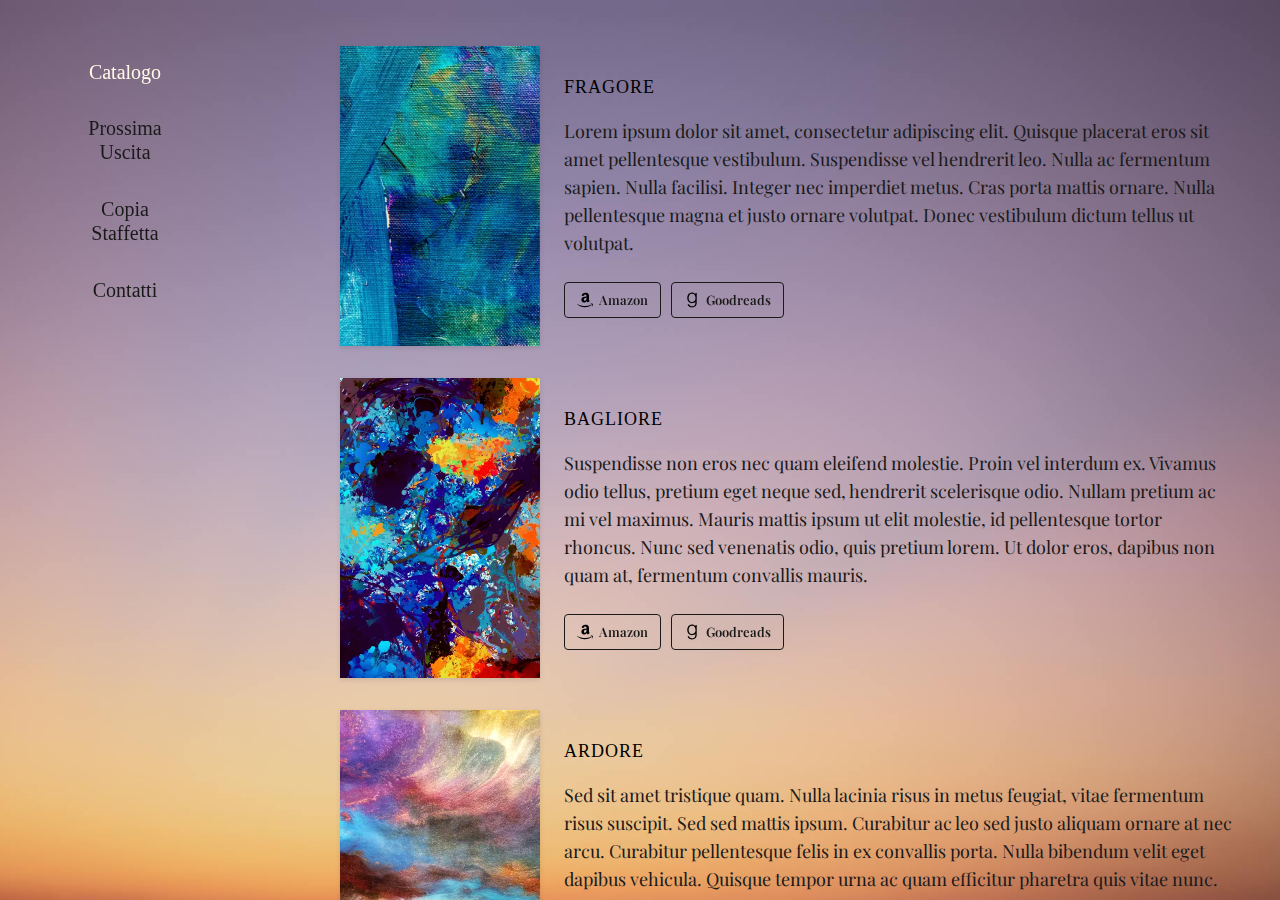
<file: index.html>
<!DOCTYPE html><html lang="it"> <head><meta charset="UTF-8"><meta name="viewport" content="width=device-width, initial-scale=1"><title>Alan J. Mora</title><link rel="preload" href="/fonts/playfair-display-v40-latin-regular.woff2" as="font" type="font/woff2" crossorigin><link rel="preload" href="/fonts/permanent-marker-v16-latin-regular.woff2" as="font" type="font/woff2" crossorigin><link href="/assets/styles.css" rel="stylesheet" type="text/css"><meta name="astro-view-transitions-enabled" content="true"><meta name="astro-view-transitions-fallback" content="animate"><script type="module" src="/_astro/ClientRouter.astro_astro_type_script_index_0_lang.CDGfc0hd.js"></script><meta content="Alan J. Mora" property="og:title"><meta content="Alan J. Mora" property="twitter:title"><script type="text/javascript">
    !(function (o, c) {
      var n = c.documentElement,
        t = " w-mod-";
      n.className += t + "js";
      ("ontouchstart" in o ||
        (o.DocumentTouch && c instanceof DocumentTouch)) &&
        (n.className += t + "touch");
    })(window, document);
  </script><style>.astro-route-announcer{position:absolute;left:0;top:0;clip:rect(0 0 0 0);clip-path:inset(50%);overflow:hidden;white-space:nowrap;width:1px;height:1px}@keyframes astroFadeInOut{0%{opacity:1}to{opacity:0}}@keyframes astroFadeIn{0%{opacity:0;mix-blend-mode:plus-lighter}to{opacity:1;mix-blend-mode:plus-lighter}}@keyframes astroFadeOut{0%{opacity:1;mix-blend-mode:plus-lighter}to{opacity:0;mix-blend-mode:plus-lighter}}@keyframes astroSlideFromRight{0%{transform:translate(100%)}}@keyframes astroSlideFromLeft{0%{transform:translate(-100%)}}@keyframes astroSlideToRight{to{transform:translate(100%)}}@keyframes astroSlideToLeft{to{transform:translate(-100%)}}@media(prefers-reduced-motion){::view-transition-group(*),::view-transition-old(*),::view-transition-new(*){animation:none!important}[data-astro-transition-scope]{animation:none!important}}
</style></head><body>  <div class="content"> <aside data-animation="default" data-collapse="medium" data-duration="400" data-easing="ease" data-easing2="ease" role="banner" class="sidebar w-nav"> <div class="nav-content"> <nav role="navigation" class="w-nav-menu"> <a href="/" class="nav-link-container w-inline-block w--current"> <div>Catalogo</div> </a> <a href="/next" class="nav-link-container w-inline-block "> <div>Prossima<br>Uscita</div> </a> <a href="/arc" class="nav-link-container w-inline-block "> <div>Copia<br>Staffetta</div> </a> <a href="/contacts" class="nav-link-container w-inline-block "> <div>Contatti</div> </a> </nav> </div> </aside> <main class="main"> <div class="container"> <div class="projects-section"> <!-- Element 1 --> <div class="projects-container"> <div class="single-projects-category"> <div class="projects-category-image-container"> <img src="/assets/image01.webp" alt="Fragore Cover" width="400" height="600" fetchpriority="high" loading="eager" decoding="async" style="width: 100%; height: auto; display: block;"> </div> </div> <div class="single-projects-content"> <div class="single-item"> <h4>FRAGORE</h4> <div class="project-desc w-richtext"> <p style="white-space: pre-line;">Lorem ipsum dolor sit amet, consectetur adipiscing elit. Quisque placerat eros sit amet pellentesque vestibulum. Suspendisse vel hendrerit leo. Nulla ac fermentum sapien. Nulla facilisi. Integer nec imperdiet metus. Cras porta mattis ornare. Nulla pellentesque magna et justo ornare volutpat. Donec vestibulum dictum tellus ut volutpat. </p> </div> </div> <!-- Buttons --> <div class="project-buttons"> <a href="https://www.amazon.it/" class="button-ink-small" target="_blank" rel="noopener noreferrer"> <img src="/assets/amazon.svg" class="btn-icon-small" alt="Amazon">
Amazon
</a> <a href="https://www.goodreads.com/" class="button-ink-small" target="_blank" rel="noopener noreferrer"> <img src="/assets/goodreads.svg" class="btn-icon-small" alt="Goodreads">
Goodreads
</a> </div> </div> </div> <!-- Element 2 --> <div class="projects-container"> <div class="single-projects-category"> <div class="projects-category-image-container"> <img src="/assets/image02.webp" alt="Bagliore Cover" width="400" height="600" fetchpriority="high" loading="eager" decoding="async" style="width: 100%; height: auto; display: block;"> </div> </div> <div class="single-projects-content"> <div class="single-item"> <h4>BAGLIORE</h4> <div class="project-desc w-richtext"> <p style="white-space: pre-line;">Suspendisse non eros nec quam eleifend molestie. Proin vel interdum ex. Vivamus odio tellus, pretium eget neque sed, hendrerit scelerisque odio. Nullam pretium ac mi vel maximus. Mauris mattis ipsum ut elit molestie, id pellentesque tortor rhoncus. Nunc sed venenatis odio, quis pretium lorem. Ut dolor eros, dapibus non quam at, fermentum convallis mauris. </p> </div> </div> <!-- Buttons --> <div class="project-buttons"> <a href="https://www.amazon.it/" class="button-ink-small" target="_blank" rel="noopener noreferrer"> <img src="/assets/amazon.svg" class="btn-icon-small" alt="Amazon">
Amazon
</a> <a href="https://www.goodreads.com/" class="button-ink-small" target="_blank" rel="noopener noreferrer"> <img src="/assets/goodreads.svg" class="btn-icon-small" alt="Goodreads">
Goodreads
</a> </div> </div> </div> <!-- Element 3 --> <div class="projects-container"> <div class="single-projects-category"> <div class="projects-category-image-container"> <img src="/assets/image03.webp" alt="Ardore Cover" width="400" height="600" loading="lazy" decoding="async" style="width: 100%; height: auto; display: block;"> </div> </div> <div class="single-projects-content"> <div class="single-item"> <h4>ARDORE</h4> <div class="project-desc w-richtext"> <p style="white-space: pre-line;">Sed sit amet tristique quam. Nulla lacinia risus in metus feugiat, vitae fermentum risus suscipit. Sed sed mattis ipsum. Curabitur ac leo sed justo aliquam ornare at nec arcu. Curabitur pellentesque felis in ex convallis porta. Nulla bibendum velit eget dapibus vehicula. Quisque tempor urna ac quam efficitur pharetra quis vitae nunc. Donec luctus laoreet dui ut faucibus. </p> </div> </div> <!-- Buttons --> <div class="project-buttons"> <a href="https://www.amazon.it/" class="button-ink-small" target="_blank" rel="noopener noreferrer"> <img src="/assets/amazon.svg" class="btn-icon-small" alt="Amazon">
Amazon
</a> <a href="https://www.goodreads.com/" class="button-ink-small" target="_blank" rel="noopener noreferrer"> <img src="/assets/goodreads.svg" class="btn-icon-small" alt="Goodreads">
Goodreads
</a> </div> </div> </div> <!-- Element 4 --> <div class="projects-container"> <div class="single-projects-category"> <div class="projects-category-image-container"> <img src="/assets/image04.webp" alt="Furore Cover" width="400" height="600" loading="lazy" decoding="async" style="width: 100%; height: auto; display: block;"> </div> </div> <div class="single-projects-content"> <div class="single-item"> <h4>FURORE</h4> <div class="project-desc w-richtext"> <p style="white-space: pre-line;">Vestibulum iaculis, justo non mollis gravida, eros nisi ornare est, vel gravida metus enim eget massa. Etiam ac ultrices eros. In ut dolor vitae mauris semper luctus ut id ex. Etiam faucibus cursus metus sed porta. Duis eget luctus purus. Duis placerat massa ut risus tincidunt scelerisque dictum at risus. In nibh urna, facilisis nec luctus vel, auctor eu libero. Donec molestie leo sit amet ultricies tempus. Nulla efficitur consectetur aliquet.</p> </div> </div> <!-- Buttons --> <div class="project-buttons"> <a href="https://www.amazon.it/" class="button-ink-small" target="_blank" rel="noopener noreferrer"> <img src="/assets/amazon.svg" class="btn-icon-small" alt="Amazon">
Amazon
</a> <a href="https://www.goodreads.com/" class="button-ink-small" target="_blank" rel="noopener noreferrer"> <img src="/assets/goodreads.svg" class="btn-icon-small" alt="Goodreads">
Goodreads
</a> </div> </div> </div> </div> </div> </main> </div>  </body></html>
</file>
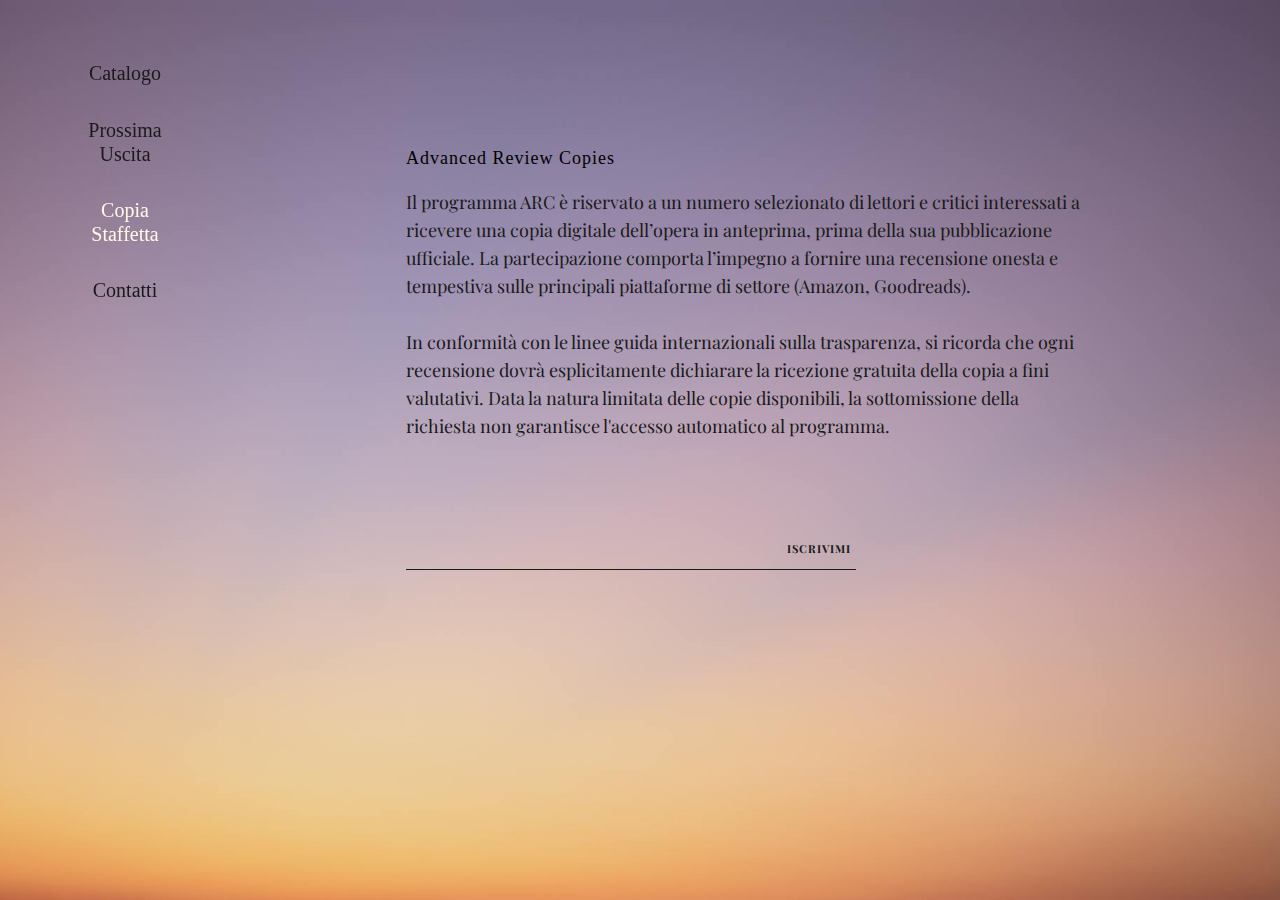
<file: arc/index.html>
<!DOCTYPE html><html lang="it"> <head><meta charset="UTF-8"><meta name="viewport" content="width=device-width, initial-scale=1"><title>ARC</title><link rel="preload" href="/fonts/playfair-display-v40-latin-regular.woff2" as="font" type="font/woff2" crossorigin><link rel="preload" href="/fonts/permanent-marker-v16-latin-regular.woff2" as="font" type="font/woff2" crossorigin><link href="/assets/styles.css" rel="stylesheet" type="text/css"><meta name="astro-view-transitions-enabled" content="true"><meta name="astro-view-transitions-fallback" content="animate"><script type="module" src="/_astro/ClientRouter.astro_astro_type_script_index_0_lang.CDGfc0hd.js"></script><meta content="ARC" property="og:title"><meta content="ARC" property="twitter:title"><script type="text/javascript">
    !(function (o, c) {
      var n = c.documentElement,
        t = " w-mod-";
      n.className += t + "js";
      ("ontouchstart" in o ||
        (o.DocumentTouch && c instanceof DocumentTouch)) &&
        (n.className += t + "touch");
    })(window, document);
  </script><style>.astro-route-announcer{position:absolute;left:0;top:0;clip:rect(0 0 0 0);clip-path:inset(50%);overflow:hidden;white-space:nowrap;width:1px;height:1px}@keyframes astroFadeInOut{0%{opacity:1}to{opacity:0}}@keyframes astroFadeIn{0%{opacity:0;mix-blend-mode:plus-lighter}to{opacity:1;mix-blend-mode:plus-lighter}}@keyframes astroFadeOut{0%{opacity:1;mix-blend-mode:plus-lighter}to{opacity:0;mix-blend-mode:plus-lighter}}@keyframes astroSlideFromRight{0%{transform:translate(100%)}}@keyframes astroSlideFromLeft{0%{transform:translate(-100%)}}@keyframes astroSlideToRight{to{transform:translate(100%)}}@keyframes astroSlideToLeft{to{transform:translate(-100%)}}@media(prefers-reduced-motion){::view-transition-group(*),::view-transition-old(*),::view-transition-new(*){animation:none!important}[data-astro-transition-scope]{animation:none!important}}
</style></head><body>  <div class="content"> <aside data-animation="default" data-collapse="medium" data-duration="400" data-easing="ease" data-easing2="ease" role="banner" class="sidebar w-nav"> <div class="nav-content"> <nav role="navigation" class="w-nav-menu"> <a href="/" class="nav-link-container w-inline-block "> <div>Catalogo</div> </a> <a href="/next" class="nav-link-container w-inline-block "> <div>Prossima<br>Uscita</div> </a> <a href="/arc" class="nav-link-container w-inline-block w--current"> <div>Copia<br>Staffetta</div> </a> <a href="/contacts" class="nav-link-container w-inline-block "> <div>Contatti</div> </a> </nav> </div> </aside> <main class="main page-fade-in text-page"> <div class="container"> <div class="content-container"> <section class="items-container"> <div class="resouce-items">  <div class="single-item"> <h4>Advanced Review Copies</h4> <div class="project-desc w-richtext"> <p style="white-space: pre-line;">Il programma ARC è riservato a un numero selezionato di lettori e critici interessati a ricevere una copia digitale dell’opera in anteprima, prima della sua pubblicazione ufficiale. La partecipazione comporta l’impegno a fornire una recensione onesta e tempestiva sulle principali piattaforme di settore (Amazon, Goodreads).
    
In conformità con le linee guida internazionali sulla trasparenza, si ricorda che ogni recensione dovrà esplicitamente dichiarare la ricezione gratuita della copia a fini valutativi. Data la natura limitata delle copie disponibili, la sottomissione della richiesta non garantisce l&#39;accesso automatico al programma.</p> </div> </div> <div class="mailing-list-wrapper js-form-wrapper" aria-live="polite"> <form class="ink-form js-mailing-form"> <input type="hidden" name="list-type" value="arc-interest"> <div class="input-group"> <input type="email" name="email" required class="ink-input js-email-field"> <button type="submit" class="ink-button">
Iscrivimi
</button> </div> </form> </div>  </div> <script>
              (function () {
                const setupMailingForms = () => {
                  document
                    .querySelectorAll(".js-mailing-form")
                    .forEach((form) => {
                      form.onsubmit = null;

                      form.addEventListener("submit", async (e) => {
                        e.preventDefault();
                        const wrapper = form.closest(".js-form-wrapper");
                        const input = form.querySelector(".js-email-field");
                        const email = input.value;

                        input.value = "";

                        if (wrapper) wrapper.classList.add("is-hidden");

                        const p = [
                          "https://buttondown.email",
                          "/api/emails/embed-subscribe/",
                          // Insert Mailing list username here
                          "",
                        ];
                        try {
                          await fetch(p[0] + p[1] + p[2], {
                            method: "POST",
                            body: new URLSearchParams({ email: email }),
                            mode: "no-cors",
                          });
                        } catch (err) {}
                      });
                    });
                };

                setupMailingForms();

                document.addEventListener(
                  "astro:after-swap",
                  setupMailingForms,
                );
              })();
            </script> </section> </div> </div> </main> </div>  </body></html>
</file>
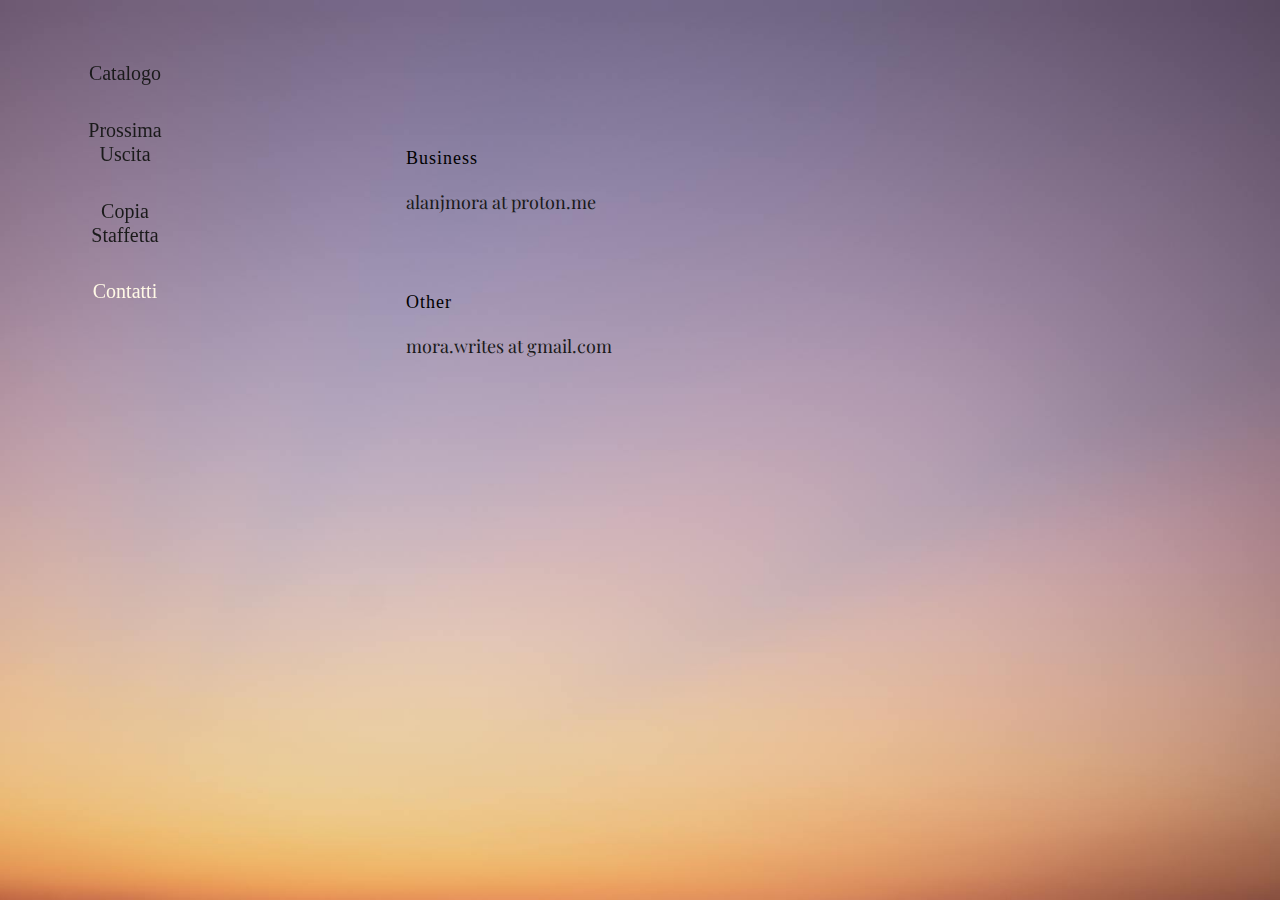
<file: contacts/index.html>
<!DOCTYPE html><html lang="it"> <head><meta charset="UTF-8"><meta name="viewport" content="width=device-width, initial-scale=1"><title>Contatti</title><link rel="preload" href="/fonts/playfair-display-v40-latin-regular.woff2" as="font" type="font/woff2" crossorigin><link rel="preload" href="/fonts/permanent-marker-v16-latin-regular.woff2" as="font" type="font/woff2" crossorigin><link href="/assets/styles.css" rel="stylesheet" type="text/css"><meta name="astro-view-transitions-enabled" content="true"><meta name="astro-view-transitions-fallback" content="animate"><script type="module" src="/_astro/ClientRouter.astro_astro_type_script_index_0_lang.CDGfc0hd.js"></script><meta content="Contatti" property="og:title"><meta content="Contatti" property="twitter:title"><script type="text/javascript">
    !(function (o, c) {
      var n = c.documentElement,
        t = " w-mod-";
      n.className += t + "js";
      ("ontouchstart" in o ||
        (o.DocumentTouch && c instanceof DocumentTouch)) &&
        (n.className += t + "touch");
    })(window, document);
  </script><style>.astro-route-announcer{position:absolute;left:0;top:0;clip:rect(0 0 0 0);clip-path:inset(50%);overflow:hidden;white-space:nowrap;width:1px;height:1px}@keyframes astroFadeInOut{0%{opacity:1}to{opacity:0}}@keyframes astroFadeIn{0%{opacity:0;mix-blend-mode:plus-lighter}to{opacity:1;mix-blend-mode:plus-lighter}}@keyframes astroFadeOut{0%{opacity:1;mix-blend-mode:plus-lighter}to{opacity:0;mix-blend-mode:plus-lighter}}@keyframes astroSlideFromRight{0%{transform:translate(100%)}}@keyframes astroSlideFromLeft{0%{transform:translate(-100%)}}@keyframes astroSlideToRight{to{transform:translate(100%)}}@keyframes astroSlideToLeft{to{transform:translate(-100%)}}@media(prefers-reduced-motion){::view-transition-group(*),::view-transition-old(*),::view-transition-new(*){animation:none!important}[data-astro-transition-scope]{animation:none!important}}
</style></head><body>  <div class="content"> <aside data-animation="default" data-collapse="medium" data-duration="400" data-easing="ease" data-easing2="ease" role="banner" class="sidebar w-nav"> <div class="nav-content"> <nav role="navigation" class="w-nav-menu"> <a href="/" class="nav-link-container w-inline-block "> <div>Catalogo</div> </a> <a href="/next" class="nav-link-container w-inline-block "> <div>Prossima<br>Uscita</div> </a> <a href="/arc" class="nav-link-container w-inline-block "> <div>Copia<br>Staffetta</div> </a> <a href="/contacts" class="nav-link-container w-inline-block w--current"> <div>Contatti</div> </a> </nav> </div> </aside> <main class="main page-fade-in text-page"> <div class="container"> <div class="content-container"> <section class="items-container"> <div class="resouce-items"> <div class="single-item"> <h4>Business</h4> <div class="project-desc w-richtext"> <p style="white-space: pre-line;">alanjmora at proton.me</p> </div> </div><div class="single-item"> <h4>Other</h4> <div class="project-desc w-richtext"> <p style="white-space: pre-line;">mora.writes at gmail.com</p> </div> </div> </div> </section> </div> </div> </main> </div>  </body></html>
</file>
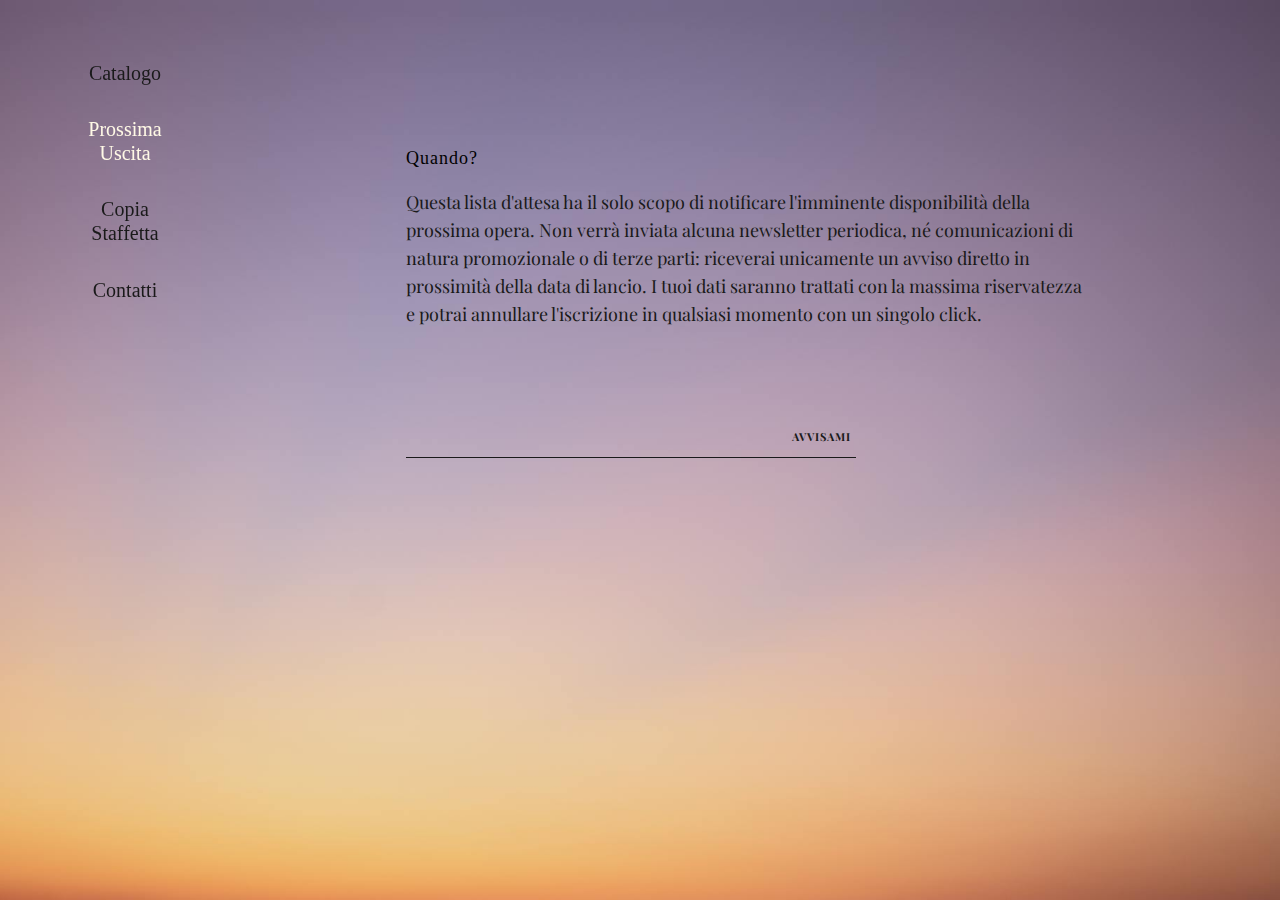
<file: next/index.html>
<!DOCTYPE html><html lang="it"> <head><meta charset="UTF-8"><meta name="viewport" content="width=device-width, initial-scale=1"><title>Prossima Uscita</title><link rel="preload" href="/fonts/playfair-display-v40-latin-regular.woff2" as="font" type="font/woff2" crossorigin><link rel="preload" href="/fonts/permanent-marker-v16-latin-regular.woff2" as="font" type="font/woff2" crossorigin><link href="/assets/styles.css" rel="stylesheet" type="text/css"><meta name="astro-view-transitions-enabled" content="true"><meta name="astro-view-transitions-fallback" content="animate"><script type="module" src="/_astro/ClientRouter.astro_astro_type_script_index_0_lang.CDGfc0hd.js"></script><meta content="Prossima Uscita" property="og:title"><meta content="Prossima Uscita" property="twitter:title"><script type="text/javascript">
    !(function (o, c) {
      var n = c.documentElement,
        t = " w-mod-";
      n.className += t + "js";
      ("ontouchstart" in o ||
        (o.DocumentTouch && c instanceof DocumentTouch)) &&
        (n.className += t + "touch");
    })(window, document);
  </script><style>.astro-route-announcer{position:absolute;left:0;top:0;clip:rect(0 0 0 0);clip-path:inset(50%);overflow:hidden;white-space:nowrap;width:1px;height:1px}@keyframes astroFadeInOut{0%{opacity:1}to{opacity:0}}@keyframes astroFadeIn{0%{opacity:0;mix-blend-mode:plus-lighter}to{opacity:1;mix-blend-mode:plus-lighter}}@keyframes astroFadeOut{0%{opacity:1;mix-blend-mode:plus-lighter}to{opacity:0;mix-blend-mode:plus-lighter}}@keyframes astroSlideFromRight{0%{transform:translate(100%)}}@keyframes astroSlideFromLeft{0%{transform:translate(-100%)}}@keyframes astroSlideToRight{to{transform:translate(100%)}}@keyframes astroSlideToLeft{to{transform:translate(-100%)}}@media(prefers-reduced-motion){::view-transition-group(*),::view-transition-old(*),::view-transition-new(*){animation:none!important}[data-astro-transition-scope]{animation:none!important}}
</style></head><body>  <div class="content"> <aside data-animation="default" data-collapse="medium" data-duration="400" data-easing="ease" data-easing2="ease" role="banner" class="sidebar w-nav"> <div class="nav-content"> <nav role="navigation" class="w-nav-menu"> <a href="/" class="nav-link-container w-inline-block "> <div>Catalogo</div> </a> <a href="/next" class="nav-link-container w-inline-block w--current" aria-current="page"> <div>Prossima<br>Uscita</div> </a> <a href="/arc" class="nav-link-container w-inline-block "> <div>Copia<br>Staffetta</div> </a> <a href="/contacts" class="nav-link-container w-inline-block "> <div>Contatti</div> </a> </nav> </div> </aside> <main class="main page-fade-in text-page"> <div class="container"> <div class="content-container"> <section class="items-container"> <div class="resouce-items">  <div class="single-item"> <h4>Quando?</h4> <div class="project-desc w-richtext"> <p style="white-space: pre-line;">Questa lista d&#39;attesa ha il solo scopo di notificare l&#39;imminente disponibilità della prossima opera. Non verrà inviata alcuna newsletter periodica, né comunicazioni di natura promozionale o di terze parti: riceverai unicamente un avviso diretto in prossimità della data di lancio. I tuoi dati saranno trattati con la massima riservatezza e potrai annullare l&#39;iscrizione in qualsiasi momento con un singolo click.</p> </div> </div> <div class="mailing-list-wrapper js-form-wrapper" aria-live="polite"> <form class="ink-form js-mailing-form"> <input type="hidden" name="list-type" value="next-release"> <div class="input-group"> <input type="email" name="email" required class="ink-input js-email-field"> <button type="submit" class="ink-button">
Avvisami
</button> </div> </form> </div>  </div> <script>
              (function () {
                const setupMailingForms = () => {
                  document
                    .querySelectorAll(".js-mailing-form")
                    .forEach((form) => {
                      form.onsubmit = null;

                      form.addEventListener("submit", async (e) => {
                        e.preventDefault();
                        const wrapper = form.closest(".js-form-wrapper");
                        const input = form.querySelector(".js-email-field");
                        const email = input.value;

                        input.value = "";

                        if (wrapper) wrapper.classList.add("is-hidden");

                        const p = [
                          "https://buttondown.email",
                          "/api/emails/embed-subscribe/",
                          // Insert Mailing list username here
                          "",
                        ];
                        try {
                          await fetch(p[0] + p[1] + p[2], {
                            method: "POST",
                            body: new URLSearchParams({ email: email }),
                            mode: "no-cors",
                          });
                        } catch (err) {}
                      });
                    });
                };

                setupMailingForms();

                document.addEventListener(
                  "astro:after-swap",
                  setupMailingForms,
                );
              })();
            </script> </section> </div> </div> </main> </div>  </body></html>
</file>
<file: assets/styles.css>
@import url('https://fonts.googleapis.com/css2?family=Permanent+Marker&family=Playfair+Display:ital,wght@0,400..900;1,400..900&display=swap');


* {
  box-sizing: border-box;
  -webkit-tap-highlight-color: transparent;
}

html {
  -ms-text-size-adjust: 100%;
  -webkit-text-size-adjust: 100%;
  font-family: sans-serif;
  color-scheme: light;
  height: 100%;
  background-color: #a692aaff !important;
  min-height: 100% !important;
}



/* BODY & BASE TYPOGRAPHY */
body {
  margin: 0;
  padding: 0;
  min-height: 100vh;
  color: #a692aaff !important;
  font-family: 'Playfair Display', serif;
  font-size: 16px;
  line-height: 24px;
  background-color: #a692aaff;
  background-image: url("/assets/background.jpg");
  background-position: center top;
  background-size: cover;
  background-repeat: no-repeat;
  background-attachment: scroll;
}

@media screen and (min-width: 1200px) {
  body {
    background-attachment: fixed !important;
  }
}

h1, h3, h4 {
  font-family: 'Permanent Marker', cursive;
  color: #000000;
  letter-spacing: 1px;
}

h1 {
  color: #fff;
  letter-spacing: -0.5px;
  margin-top: 0;
  margin-bottom: 18px;
  font-size: 58px;
  font-weight: 300;
  line-height: 72px;
}

h3 {
  color: #fff;
  margin-top: 0;
  margin-bottom: 12px;
  font-size: 32px;
  font-weight: 400;
  line-height: 42px;
}

h4 {
  color: #fff;
  margin-top: 0;
  margin-bottom: 0;
  font-size: 18px;
  font-weight: 400;
  line-height: 24px;
}

p {
  color: #a8a8a8;
  margin-bottom: 10px;
  font-size: 16px;
  line-height: 26px;
}

p, .project-desc, .single-item {
  font-family: 'Playfair Display', serif !important;
  color: #1a1a1a !important;
  font-size: 18px;
  line-height: 28px;
  font-weight: 400;
}

ul {
  margin-top: 0;
  margin-bottom: 10px;
  padding-left: 40px;
}



/* LAYOUT & NAVIGATION */
aside, main, nav, section {
  display: block;
}

.content {
  width: 100vw;
  height: 100vh;
  display: flex;
  overflow-y: auto !important;
  will-change: auto;
  contain: layout style;
}

.sidebar {
  width: 100%;
  height: 100vh;
  max-width: 280px;
  background-color: transparent;
  border-right: none;
  padding: 32px 10px;
  display: flex;
  flex-direction: column;
  position: sticky;
  top: 0;
}

.nav-content {
  width: 100%;
  height: 100%;
  grid-column-gap: 36px;
  grid-row-gap: 36px;
  flex-direction: column;
  display: flex;
  align-items: center !important;
  justify-content: flex-start !important;
  padding-top: 20px;
}

.main {
  width: 100%;
  height: auto !important;
  flex-direction: column;
  align-items: center;
  padding: 46px 48px 150px;
  display: flex;
  overflow: visible !important;
  background: transparent;
}

.container {
  width: 100%;
  max-width: 680px;
  grid-column-gap: 68px;
  grid-row-gap: 68px;
  flex-direction: column;
  display: flex;
}

.content-container {
  grid-column-gap: 32px;
  grid-row-gap: 32px;
  flex-direction: column;
  display: flex;
  padding-top: 80px !important;
  margin-top: 20px;
}



/* WEBFLOW NAVIGATION COMPONENTS */
@font-face {
  font-family: webflow-icons;
  src: url('[data-uri]')
    format('truetype');
  font-weight: normal;
  font-style: normal;
}

img {
  max-width: 100%;
  vertical-align: middle;
  display: inline-block;
  border: 0;
}

a {
  background-color: rgba(0, 0, 0, 0);
}

a:active,
a:hover {
  outline: 0;
}

.w-inline-block {
  max-width: 100%;
  display: inline-block;
}

.w-button {
  color: #fff;
  line-height: inherit;
  cursor: pointer;
  background-color: #3898ec;
  border: 0;
  border-radius: 0;
  padding: 9px 15px;
  text-decoration: none;
  display: inline-block;
}

.w-richtext:before,
.w-richtext:after {
  content: ' ';
  grid-area: 1 / 1 / 2 / 2;
  display: table;
}

.w-richtext:after {
  clear: both;
}

.w-richtext ul {
  overflow: hidden;
}

.w-nav {
  z-index: 1000;
  background: transparent;
  position: relative;
}

.w-nav:before,
.w-nav:after {
  content: ' ';
  grid-area: 1 / 1 / 2 / 2;
  display: table;
}

.w-nav:after {
  clear: both;
}

.w-nav-brand {
  float: left;
  color: #333;
  text-decoration: none;
  position: relative;
}

.w-nav-menu {
  float: right;
  position: relative;
  display: flex !important;
  flex-direction: column !important;
  align-items: center !important;
  margin-right: 30px !important;
  gap: 15px;
}

.w-nav-menu.is-open {
  display: block !important;
  position: fixed;
  left: 0;
  right: 0;
  top: 92px;
}

.w-nav-button {
  float: right;
  cursor: pointer;
  -webkit-tap-highlight-color: rgba(0, 0, 0, 0);
  tap-highlight-color: rgba(0, 0, 0, 0);
  -webkit-user-select: none;
  -ms-user-select: none;
  user-select: none;
  padding: 18px;
  font-size: 24px;
  display: none;
  position: relative;
}

.w-nav-button:focus {
  outline: 0;
}

@media screen and (max-width: 991px) {
  .w-nav[data-collapse='medium'] .w-nav-menu {
    display: none;
  }

  .w-nav[data-collapse='medium'] .w-nav-menu.is-visible {
    display: block;
    position: fixed;
    left: 0;
    right: 0;
    top: 92px;
    background: white;
    transform: translateY(-50%);
    opacity: 0;
    transition: transform 250ms ease, opacity 250ms ease;
    will-change: transform, opacity;
  }

  .w-nav[data-collapse='medium'] .w-nav-menu.is-visible.is-open {
    transform: translateY(0);
    opacity: 1;
  }

  .w-nav[data-collapse='medium'] .w-nav-button {
    display: block;
  }
}

@media screen and (max-width: 767px) {
  .w-nav-brand {
    padding-left: 10px;
  }
}


/* CUSTOM COMPONENTS & NAVIGATION LINKS */
.label-white {
  color: #fff;
  margin-bottom: 2px;
  font-size: 16px;
  line-height: 24px;
}

.label-gray {
  color: #a8a8a8;
  font-size: 14px;
  line-height: 22px;
}

.niv-data {
  align-items: center;
  display: flex;
}

.niv-image {
  width: 48px;
  height: 48px;
  border: 1px solid #353535;
  border-radius: 100px;
  margin-right: 12px;
}

.lead {
  max-width: 580px;
  color: #fff;
  margin-bottom: 0;
  line-height: 26px;
}

.button {
  color: #fff;
  background-color: #1c1c1c;
  border: 1px solid #363636;
  border-right-color: #353535;
  border-radius: 8px;
  padding: 12px 20px;
  font-size: 14px;
  font-weight: 500;
  line-height: 26px;
  transition: all 40ms;
}

.button:hover {
  background-color: #202020;
  box-shadow: 0 2px 4px rgba(8, 8, 8, 0.82);
}

.fold-content {
  margin-bottom: 48px;
}

.mini-label-white {
  color: #fff;
  letter-spacing: 0.75px;
  text-transform: uppercase;
  margin-top: 24px;
  font-family: IBM Plex Mono, sans-serif;
  font-size: 10px;
  font-weight: 400;
  line-height: 24px;
}

.mini-label-white.gray-color {
  color: #a8a8a8;
}

.chips-container {
  grid-column-gap: 12px;
  grid-row-gap: 12px;
  flex-wrap: wrap;
  align-items: flex-start;
  margin-top: 8px;
  display: flex;
}

.chips-container.chips-container-small-width {
  max-width: 380px;
}

.single-chip {
  color: #fff;
  background-color: #353535;
  border-radius: 8px;
  padding: 8px 12px;
  font-family: IBM Plex Mono, sans-serif;
}

.single-chip.small-chip {
  padding: 4px 8px;
  font-size: 12px;
}

.single-item {
  font-size: 16px;
  font-family: Georgia, serif;
}

.resouce-items {
  grid-column-gap: 64px;
  grid-row-gap: 64px;
  flex-direction: column;
  display: flex;
}

.items-container {
  flex-direction: column;
}

.nav-link-image {
  width: 24px;
  opacity: 0.48;
}

.nav-link-container {
  grid-column-gap: 12px;
  grid-row-gap: 12px;
  text-transform: capitalize;
  border: 1px solid rgba(0, 0, 0, 0);
  border-radius: 8px;
  justify-content: center !important;
  align-items: center !important;
  padding: 8px 0 !important;
  text-decoration: none;
  display: flex !important;
  color: #222222;
  font-family: 'Permanent Marker', cursive;
  font-size: 20px;
  text-align: center !important;
  white-space: normal !important;
  width: 100% !important;
  max-width: 160px;
  transform: translateZ(0);
  backface-visibility: hidden;
}

.nav-link-container div {
  text-align: center !important;
  width: 100%;
}

.nav-link-container:hover {
  background-color: transparent;
  color: #fff9e6;
}

.nav-link-container.w--current {
  color: #fff9e6 !important;
  background-color: transparent !important;
  border: none !important;
  box-shadow: none !important;
}

.nav-link-container:active,
.nav-link-container:focus {
  background-color: transparent !important;
  outline: none !important;
}


/* PROJECTS & BOOK COVERS */
.projects-container {
  grid-column-gap: 24px;
  grid-row-gap: 24px;
  align-items: stretch;
  text-decoration: none;
  display: flex;
  justify-content: flex-start !important;
  width: 100%;
}

.single-projects-category {
  display: flex !important;
  width: 200px !important;
  flex: 0 0 200px !important;
}

.projects-category-image-container {
  width: 200px !important;
  flex: 0 0 200px !important;
  aspect-ratio: 2 / 3 !important;
  min-height: 300px;
  background: transparent !important;
  display: block !important;
  overflow: hidden !important;
  margin: 0 !important;
  box-shadow: 0 2px 5px rgba(0, 0, 0, 0.1) !important;
  border-radius: 0 !important;
  contain: layout paint;
}

.projects-category-image-container img {
  width: 100% !important;
  height: 100% !important;
  object-fit: cover !important;
  display: block !important;
  border-radius: 0 !important;
  transform: none !important;
color: transparent !important;
  font-size: 0 !important;
}

.projects-category-image-container.arc-img {
  background-image: none;
  background-position: 0 0;
}

.single-projects-content {
  flex-direction: column;
  justify-content: center;
  display: flex;
}

.projects-section {
  grid-column-gap: 32px;
  grid-row-gap: 32px;
  flex-direction: column;
  display: flex;
  align-items: flex-start !important;
  width: 100%;
  margin-bottom: 50px;
}

.projects-category-image {
  width: 82px;
  height: 82px;
}

.project-title,
.single-item h4,
.resouce-items h4,
.projects-container h4 {
  color: #000000 !important;
  font-family: 'Permanent Marker', cursive !important;
}

.tech-tools-container {
  flex-direction: column;
  justify-content: flex-end;
  display: flex;
}

.back-nav-container {
  color: #fff;
  letter-spacing: 2px;
  text-transform: uppercase;
  align-items: center;
  padding-bottom: 0;
  font-weight: 500;
  display: flex;
}

.back-nav-img {
  width: 18px;
}

.back-nav-button {
  color: #fff;
  background-color: rgba(0, 0, 0, 0);
  border-radius: 8px;
  margin-top: -12px;
  padding: 12px 16px;
  text-decoration: none;
  transition: all 0.12s;
  display: flex;
}

.back-nav-button:hover {
  -webkit-backdrop-filter: blur(4px);
  backdrop-filter: blur(4px);
  background-color: rgba(8, 8, 8, 0.24);
}

.project-desc {
  color: #a8a8a8;
  line-height: 24px;
}

.project-desc.project-desc-list {
  margin-left: -24px;
}

.main:has(.projects-section) {
  align-items: flex-start !important;
  padding-left: 60px !important;
}

.main:has(.projects-section) .container {
  max-width: 100% !important;
  margin-left: 0 !important;
  margin-right: 0 !important;
}


/* BUTTONS & FORMS */
.button-ink-small {
  display: inline-flex;
  align-items: center;
  gap: 6px;
  background-color: transparent;
  border: 1px solid #1a1a1a;
  color: #1a1a1a !important;
  font-family: 'Playfair Display', serif;
  font-size: 13px;
  font-weight: 600;
  padding: 5px 12px;
  border-radius: 4px;
  text-decoration: none;
  cursor: pointer;
  transition: background-color 0.2s ease, color 0.2s ease;
  transform: translateZ(0);
  backface-visibility: hidden;
}

.button-ink-small:hover {
  background-color: #1a1a1a !important;
  color: #fff9e6 !important;
}

.button-ink-small:focus,
.button-ink-small:active,
.button-ink-small:focus-visible {
  background-color: transparent !important;
  color: #1a1a1a !important;
  outline: none !important;
  box-shadow: none !important;
}

.button-ink-small:focus:hover {
  background-color: #1a1a1a !important;
  color: #fff9e6 !important;
}

.btn-icon-small {
  width: 16px;
  height: 16px;
  filter: brightness(0);
  transition: filter 0.2s ease;
}

.button-ink-small:hover .btn-icon-small,
.button-ink-small:focus:hover .btn-icon-small {
  filter: brightness(0) invert(1) !important;
}

.button-ink-small:focus .btn-icon-small,
.button-ink-small:active .btn-icon-small {
  filter: brightness(0) !important;
}

.project-buttons {
  display: flex;
  gap: 10px;
  margin-top: 15px;
}

.mailing-list-wrapper {
  margin-top: 1rem;
  max-width: 450px;
}

.ink-form .input-group {
  display: flex;
  border-bottom: 1px solid #1a1a1a;
  padding-bottom: 2px;
}

.ink-input {
  flex-grow: 1;
  background: transparent;
  border: none;
  font-family: 'Playfair Display', serif !important;
  font-size: 16px;
  padding: 8px 0;
  outline: none;
  color: #1a1a1a;
}

.ink-input::placeholder {
  color: #999;
  font-style: italic;
}

.ink-button {
  background: transparent;
  border: none;
  font-family: 'Playfair Display', serif !important;
  font-weight: 700;
  text-transform: uppercase;
  letter-spacing: 1px;
  font-size: 11px;
  cursor: pointer;
  padding: 0 5px 0 15px;
  transition: opacity 0.3s ease;
  color: #1a1a1a;
}

.ink-button:hover {
  opacity: 0.5;
}

.js-form-wrapper {
  transition: opacity 1s ease, max-height 1s ease;
  opacity: 1;
  max-height: 100px;
  overflow: hidden;
}

.js-form-wrapper.is-hidden {
  opacity: 0;
  max-height: 0;
  pointer-events: none;
}


/* ANIMATIONS & KEYFRAMES */
@keyframes restoredBlur {
  0% {
    filter: blur(12px) contrast(100%) brightness(80%) sepia(4%);
    opacity: 0;
  }
  100% {
    filter: blur(0) contrast(105%) brightness(100%) sepia(4%);
    opacity: 1;
  }
}

@keyframes mobileFadeIn {
  0% {
    opacity: 0;
  }
  100% {
    opacity: 1;
  }
}

@keyframes simpleSlowFade {
  from {
    opacity: 0;
    transform: translateY(3px);
  }
  to {
    opacity: 1;
    transform: translateY(0);
  }
}

@keyframes mobileFluidFade {
  from {
    opacity: 0;
  }
  to {
    opacity: 1;
  }
}

.page-fade-in {
  animation: simpleSlowFade 0.5s ease-out forwards;
  will-change: auto;
}

@media (prefers-reduced-motion: no-preference) and (min-width: 768px) {
  .projects-category-image-container img {
    animation: restoredBlur 1.2s ease-out forwards !important;
  }
}

@media (max-width: 767px) {
  .projects-category-image-container img {
    animation: mobileFadeIn 0.4s ease-out forwards !important;
    filter: contrast(105%) brightness(100%) sepia(4%);
  }
}

@media (prefers-reduced-motion: reduce) {
  .projects-category-image-container img,
  .page-fade-in,
  .nav-link-container,
  * {
    animation: none !important;
    transition: none !important;
  }
}

@media (hover: hover) and (pointer: fine) {
  .sidebar .nav-link-container {
    transition: transform 0.4s cubic-bezier(0.25, 1, 0.5, 1), opacity 0.4s ease !important;
  }

  .sidebar .nav-link-container:hover {
    transform: translateX(8px) !important;
    opacity: 0.7 !important;
  }
}

@media (hover: none), (pointer: coarse) {
  .sidebar .nav-link-container {
    transition: opacity 0.2s ease !important;
  }

  .sidebar .nav-link-container:active {
    opacity: 0.7 !important;
  }
}


/* UTILITIES & COLOR OVERRIDES */
[data-preserve] {
  white-space: pre-line !important;
}

a,
.nav-link-container,
.project-title,
.project-desc,
.mailing-list-title,
.mailing-list-desc {
  color: #1a1a1a !important;
}

.nav-link-container:hover,
.nav-link-container.w--current {
  color: #fff9e6 !important;
}

.w-inline-block:active,
.w-inline-block:focus {
  background-color: transparent !important;
  outline: none !important;
}


/* MOBILE RESPONSIVENESS */
@media screen and (max-width: 991px) {
  * {
    will-change: auto !important;
  }

  .content {
    flex-direction: column;
    display: flex !important;
    flex-direction: column !important;
    width: 100% !important;
    height: auto !important;
    min-height: 100vh !important;
    margin-left: 0 !important;
    margin-right: 0 !important;
    left: 0 !important;
    right: 0 !important;
  }

  .sidebar {
    height: auto;
    max-width: 100%;
    padding: 5px 0 15px 0 !important;
    border-bottom: none !important;
    border-right: none !important;
    position: relative !important;
    width: 100% !important;
    max-width: none !important;
    margin: 0 !important;
    display: flex !important;
    flex-direction: column !important;
    align-items: center !important;
  }

  .nav-content {
    height: auto;
    grid-column-gap: 0px;
    grid-row-gap: 0px;
    flex-direction: row;
    justify-content: space-between;
    align-items: center;
  }

  .fold-content {
    margin-bottom: 32px;
  }

  .logo-link {
    width: 100% !important;
    display: flex !important;
    justify-content: center !important;
    font-size: 1.2rem !important;
    text-align: center !important;
    margin: 0 !important;
  }

  .w-nav-menu {
    display: grid !important;
    grid-template-columns: 1fr 1fr !important;
    width: 100% !important;
    margin: 5px 0 0 0 !important;
    padding: 0 !important;
    justify-items: center !important;
  }

  .nav-link-container {
    background-color: transparent;
    border-radius: 0;
    padding: 10px 0 !important;
    width: 100% !important;
    display: flex !important;
    justify-content: center !important;
    align-items: center !important;
    margin: 0 !important;
  }

  .nav-link-container div {
    font-size: 20px !important;
    text-align: center !important;
    line-height: 1.1 !important;
    width: 100% !important;
    font-weight: 400 !important;
    display: block !important;
  }

  .nav-link-container:active {
    color: #fff;
    background-color: #2b2b2b;
  }

  .navbar-icon {
    width: 32px;
    height: 32px;
    color: #fff;
    font-size: 32px;
  }

  .navbar-icon-button {
    padding: 12px;
    transition: all 0.24s;
  }

  .main {
    padding-left: 28px;
    padding-right: 28px;
    width: 100% !important;
    padding: 40px 20px 80px 20px !important;
    display: flex !important;
    flex-direction: column !important;
    align-items: center !important;
    text-align: center !important;
    margin-left: 0 !important;
    margin-right: 0 !important;
    left: 0 !important;
    right: 0 !important;
  }

  .main:has(.projects-section) {
    padding-left: 20px !important;
    padding-right: 20px !important;
    align-items: center !important;
    width: 100% !important;
  }

  .container {
    grid-column-gap: 68px;
    grid-row-gap: 68px;
    margin-left: 0 !important;
    margin-right: 0 !important;
    left: 0 !important;
    right: 0 !important;
  }

  .projects-container {
    flex-direction: column;
    width: 100% !important;
    display: flex !important;
    flex-direction: column !important;
    align-items: center !important;
    margin: 0 0 75px 0 !important;
  }

  .projects-section {
    grid-column-gap: 68px;
    grid-row-gap: 68px;
    margin-left: 0 !important;
    margin-right: 0 !important;
    left: 0 !important;
    right: 0 !important;
  }

  .projects-category-image-container {
    margin: 0 auto 15px auto !important;
    max-width: 200px !important;
    flex: 0 0 200px !important;
    width: 100% !important;
    aspect-ratio: 2 / 3 !important;
    min-height: 300px !important;
  }

  .single-projects-content {
    position: relative;
    top: 1.75rem;
  }

  .single-item h4 {
    margin: -30px auto 0 auto !important;
    text-align: center !important;
  }

  p, .project-desc, .project-desc p {
    text-align: center !important;
    margin: 10px auto !important;
  }

  .project-buttons {
    margin: 20px auto 0 auto !important;
    justify-content: center !important;
  }

  .mailing-list-form {
    display: flex !important;
    flex-direction: column !important;
    align-items: center !important;
    width: 100% !important;
    max-width: 100% !important;
    gap: 12px !important;
  }

  .js-email-field {
    width: 100% !important;
    max-width: 300px !important;
    box-sizing: border-box !important;
    margin: 0 !important;
  }

  .mailing-list-form .button-ink-small {
    width: auto !important;
    min-width: 150px !important;
    margin: 0 !important;
    justify-content: center !important;
  }

  .page-fade-in {
    animation: mobileFluidFade 0.3s ease-out forwards !important;
  }
}

@media screen and (max-width: 767px) {
  h1 {
    font-size: 54px;
    line-height: 64px;
  }

  h4 {
    font-size: 32px;
    font-weight: 300;
    line-height: 48px;
  }

  .sidebar {
    padding-left: 24px;
    padding-right: 18px;
  }

  .fold-content {
    margin-bottom: 24px;
  }

  .nav-link-container {
    padding-left: 24px;
    padding-right: 18px;
  }

  .projects-category-image-container {
    min-height: 124px;
    min-width: 124px;
    margin-bottom: -42px;
    position: relative;
  }

  .projects-category-image {
    width: 64px;
    height: 64px;
  }
}

@media screen and (min-width: 992px) {
  .main.text-page {
    margin-left: 0 !important;
    margin-right: auto !important;
    padding-left: 80px !important;
    max-width: 900px !important;
    display: flex !important;
    flex-direction: column !important;
    align-items: center !important;
    text-align: left !important;
  }

  .text-page .container,
  .text-page .content-container,
  .text-page .items-container {
    width: 100% !important;
    margin-left: 0 !important;
    margin-right: 0 !important;
    text-align: left !important;
  }
}
</file>
